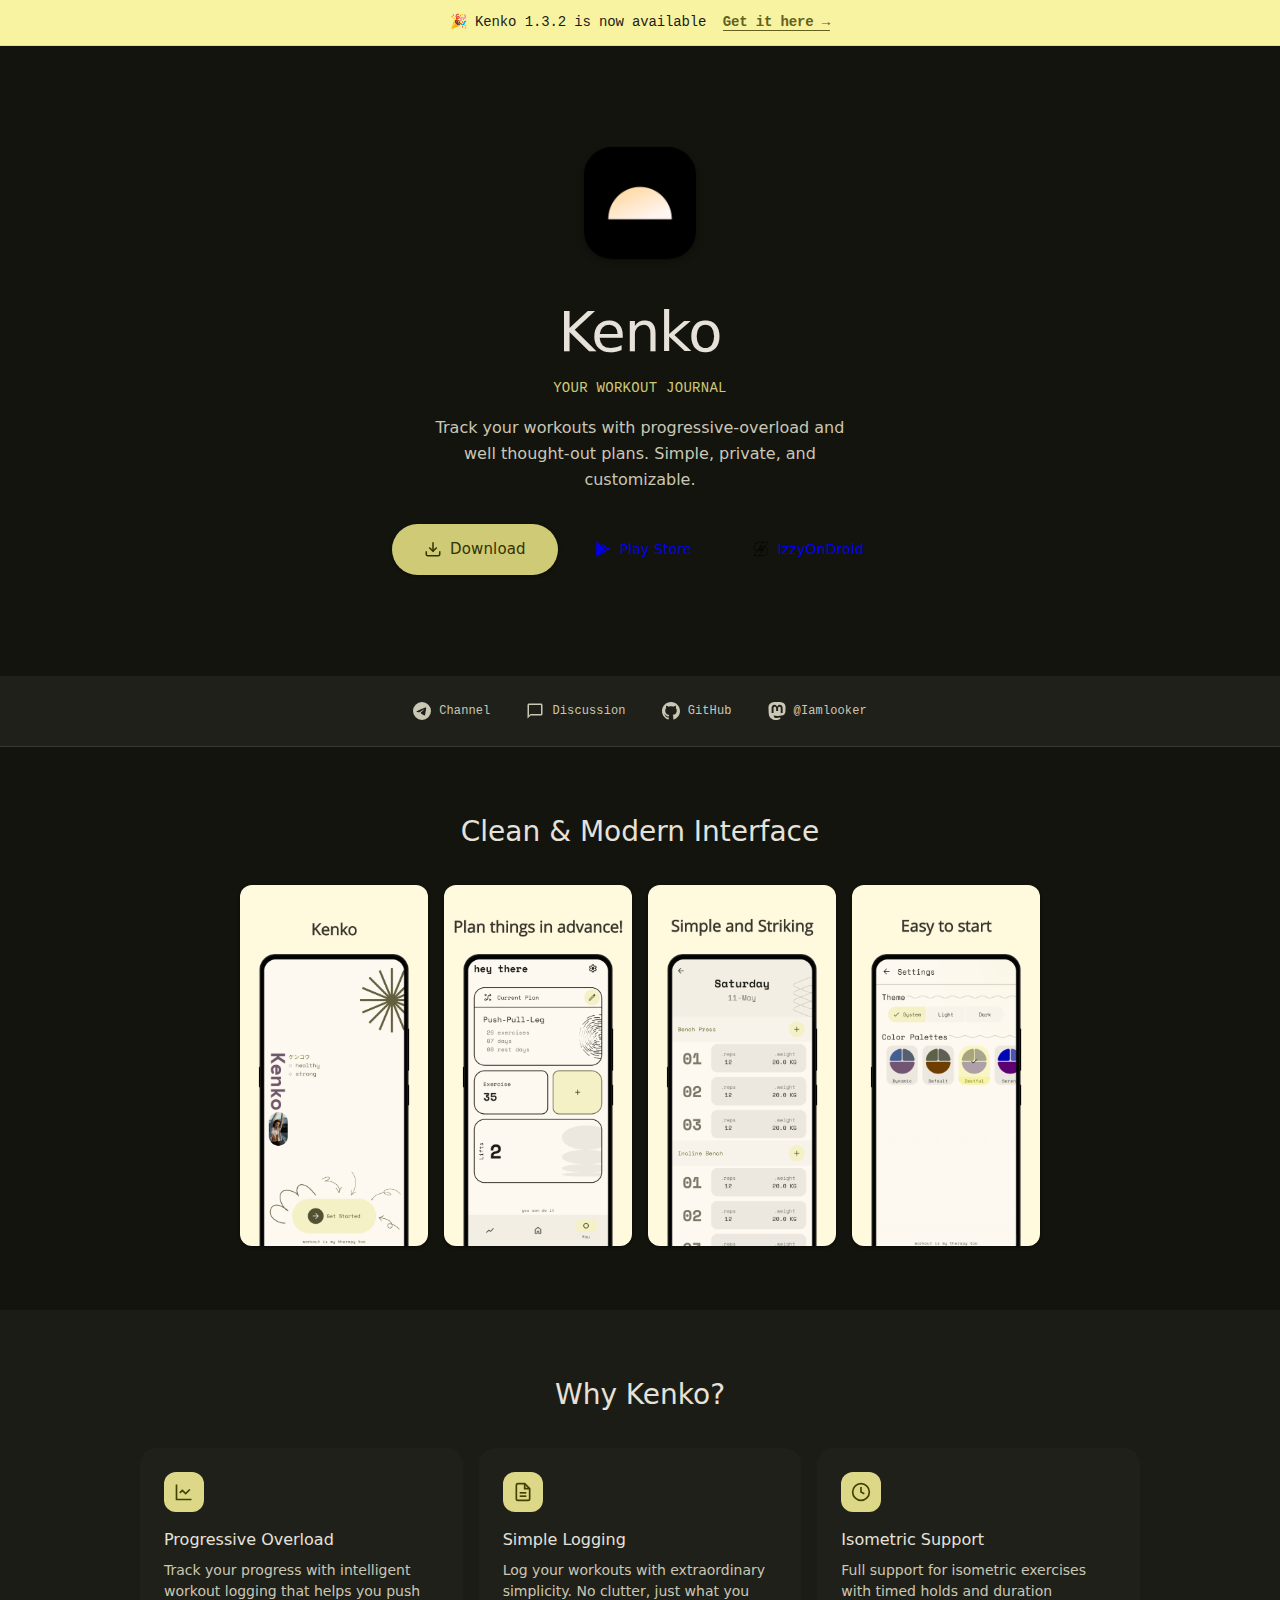
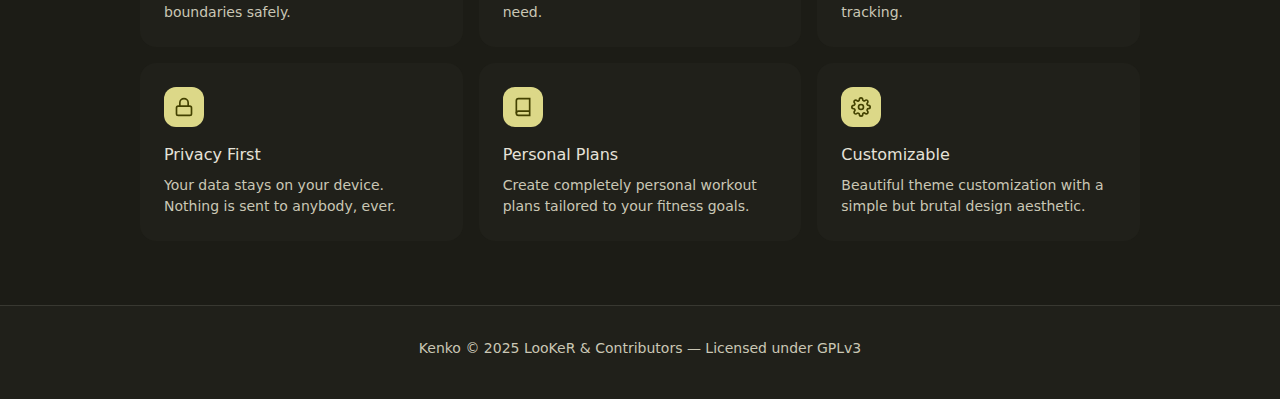
<file: index.html>
<!DOCTYPE html>
<html lang="en">

<head>
    <meta charset="UTF-8">
    <meta name="viewport" content="width=device-width, initial-scale=1.0">
    <meta name="description" content="Kenko - A workout journal with progressive-overload and well thought-out plans">
    <meta name="theme-color" content="#14140E">
    <title>Kenko - Your Workout Journal</title>
    <link rel="icon" type="image/png" href="assets/icon.png">
    <link rel="stylesheet" href="style.css">
</head>

<body>
    <!-- Update Banner -->
    <aside class="update-banner" id="update-banner">
        <span class="banner-text">
            🎉 Kenko <span id="latest-version">1.3.2</span> is now available
            <a href="https://github.com/Iamlooker/Kenko/releases/latest" id="release-link" class="banner-link" target="_blank" rel="noopener">Get
                it here →</a>
        </span>
    </aside>

    <!-- Main Content -->
    <main class="main-content" id="main-content">
        <!-- Hero Section -->
        <header class="hero">
            <div class="hero-content">
                <img src="assets/icon.png" alt="Kenko Logo" class="hero-logo">
                <h1 class="hero-title">Kenko</h1>
                <p class="hero-tagline">Your Workout Journal</p>
                <p class="hero-description">
                    Track your workouts with progressive-overload and well thought-out plans.
                    Simple, private, and customizable.
                </p>
                <div class="hero-actions">
                    <a href="https://github.com/Iamlooker/Kenko/releases/latest" class="btn btn-download" target="_blank" rel="noopener">
                        <svg class="btn-icon" viewBox="0 0 24 24" fill="none" stroke="currentColor" stroke-width="2">
                            <path d="M21 15v4a2 2 0 0 1-2 2H5a2 2 0 0 1-2-2v-4" />
                            <polyline points="7,10 12,15 17,10" />
                            <line x1="12" y1="15" x2="12" y2="3" />
                        </svg>
                        Download
                    </a>
                    <a href="https://play.google.com/store/apps/details?id=com.looker.kenko&hl=en-US" class="btn btn-store" target="_blank" rel="noopener">
                        <svg class="btn-icon" viewBox="0 0 24 24" fill="currentColor">
                            <path d="M3.609 1.814L13.792 12 3.61 22.186a.996.996 0 0 1-.61-.92V2.734a1 1 0 0 1 .609-.92zm10.89 10.893l2.302 2.302-10.937 6.333 8.635-8.635zm3.199-3.198l2.807 1.626a1 1 0 0 1 0 1.73l-2.808 1.626L15.206 12l2.492-2.491zM5.864 2.658L16.8 8.99l-2.302 2.302-8.634-8.634z"/>
                        </svg>
                        Play Store
                    </a>
                    <a href="https://apt.izzysoft.de/fdroid/index/apk/com.looker.kenko" class="btn btn-store" target="_blank" rel="noopener">
                        <img src="assets/izzyondroid.svg" alt="" class="btn-icon">
                        IzzyOnDroid
                    </a>
                </div>
            </div>
        </header>

        <!-- Quick Links (Telegram, Social) -->
        <nav class="quick-links">
            <a href="https://t.me/droidify" class="quick-link" title="Telegram Channel" target="_blank" rel="noopener">
                <svg viewBox="0 0 24 24" fill="currentColor">
                    <path
                        d="M11.944 0A12 12 0 0 0 0 12a12 12 0 0 0 12 12 12 12 0 0 0 12-12A12 12 0 0 0 12 0a12 12 0 0 0-.056 0zm4.962 7.224c.1-.002.321.023.465.14a.506.506 0 0 1 .171.325c.016.093.036.306.02.472-.18 1.898-.962 6.502-1.36 8.627-.168.9-.499 1.201-.82 1.23-.696.065-1.225-.46-1.9-.902-1.056-.693-1.653-1.124-2.678-1.8-1.185-.78-.417-1.21.258-1.91.177-.184 3.247-2.977 3.307-3.23.007-.032.014-.15-.056-.212s-.174-.041-.249-.024c-.106.024-1.793 1.14-5.061 3.345-.48.33-.913.49-1.302.48-.428-.008-1.252-.241-1.865-.44-.752-.245-1.349-.374-1.297-.789.027-.216.325-.437.893-.663 3.498-1.524 5.83-2.529 6.998-3.014 3.332-1.386 4.025-1.627 4.476-1.635z" />
                </svg>
                <span>Channel</span>
            </a>
            <a href="https://t.me/droidifyc" class="quick-link" title="Telegram Discussion" target="_blank" rel="noopener">
                <svg viewBox="0 0 24 24" fill="currentColor">
                    <path d="M20 2H4c-1.1 0-2 .9-2 2v18l4-4h14c1.1 0 2-.9 2-2V4c0-1.1-.9-2-2-2zm0 14H6l-2 2V4h16v12z" />
                </svg>
                <span>Discussion</span>
            </a>
            <a href="https://github.com/Iamlooker/Kenko" class="quick-link" title="GitHub" target="_blank" rel="noopener">
                <svg viewBox="0 0 24 24" fill="currentColor">
                    <path
                        d="M12 0c-6.626 0-12 5.373-12 12 0 5.302 3.438 9.8 8.207 11.387.599.111.793-.261.793-.577v-2.234c-3.338.726-4.033-1.416-4.033-1.416-.546-1.387-1.333-1.756-1.333-1.756-1.089-.745.083-.729.083-.729 1.205.084 1.839 1.237 1.839 1.237 1.07 1.834 2.807 1.304 3.492.997.107-.775.418-1.305.762-1.604-2.665-.305-5.467-1.334-5.467-5.931 0-1.311.469-2.381 1.236-3.221-.124-.303-.535-1.524.117-3.176 0 0 1.008-.322 3.301 1.23.957-.266 1.983-.399 3.003-.404 1.02.005 2.047.138 3.006.404 2.291-1.552 3.297-1.23 3.297-1.23.653 1.653.242 2.874.118 3.176.77.84 1.235 1.911 1.235 3.221 0 4.609-2.807 5.624-5.479 5.921.43.372.823 1.102.823 2.222v3.293c0 .319.192.694.801.576 4.765-1.589 8.199-6.086 8.199-11.386 0-6.627-5.373-12-12-12z" />
                </svg>
                <span>GitHub</span>
            </a>
            <a href="https://mastodon.social/@Iamlooker" class="quick-link" rel="me noopener" title="Mastodon" target="_blank">
                <svg viewBox="0 0 24 24" fill="currentColor">
                    <path
                        d="M23.268 5.313c-.35-2.578-2.617-4.61-5.304-5.004C17.51.242 15.792 0 11.813 0h-.03c-3.98 0-4.835.242-5.288.309C3.882.692 1.496 2.518.917 5.127.64 6.412.61 7.837.661 9.143c.074 1.874.088 3.745.26 5.611.118 1.24.325 2.47.62 3.68.55 2.237 2.777 4.098 4.96 4.857 2.336.792 4.849.923 7.256.38.265-.061.527-.132.786-.213.585-.184 1.27-.39 1.774-.753a.057.057 0 0 0 .023-.043v-1.809a.052.052 0 0 0-.02-.041.053.053 0 0 0-.046-.01 20.282 20.282 0 0 1-4.709.545c-2.73 0-3.463-1.284-3.674-1.818a5.593 5.593 0 0 1-.319-1.433.053.053 0 0 1 .066-.054c1.517.363 3.072.546 4.632.546.376 0 .75 0 1.125-.01 1.57-.044 3.224-.124 4.768-.422.038-.008.077-.015.11-.024 2.435-.464 4.753-1.92 4.989-5.604.008-.145.03-1.52.03-1.67.002-.512.167-3.63-.024-5.545zm-3.748 9.195h-2.561V8.29c0-1.309-.55-1.976-1.67-1.976-1.23 0-1.846.79-1.846 2.35v3.403h-2.546V8.663c0-1.56-.617-2.35-1.848-2.35-1.112 0-1.668.668-1.668 1.977v6.218H4.822V8.102c0-1.31.337-2.35 1.011-3.12.696-.77 1.608-1.164 2.74-1.164 1.311 0 2.302.5 2.962 1.498l.638 1.06.638-1.06c.66-.999 1.65-1.498 2.96-1.498 1.13 0 2.043.395 2.74 1.164.675.77 1.012 1.81 1.012 3.12z" />
                </svg>
                <span>@Iamlooker</span>
            </a>
        </nav>

        <!-- Screenshots Section -->
        <section class="screenshots">
            <h2 class="section-title">Clean & Modern Interface</h2>
            <div class="screenshots-grid">
                <img src="assets/screenshot-1.png" alt="Kenko Screenshot 1" loading="lazy">
                <img src="assets/screenshot-2.png" alt="Kenko Screenshot 2" loading="lazy">
                <img src="assets/screenshot-3.png" alt="Kenko Screenshot 3" loading="lazy">
                <img src="assets/screenshot-4.png" alt="Kenko Screenshot 4" loading="lazy">
            </div>
        </section>

        <!-- Features Section -->
        <section class="features">
            <h2 class="section-title">Why Kenko?</h2>
            <div class="features-grid">
                <article class="feature-card">
                    <div class="feature-icon">
                        <svg viewBox="0 0 24 24" fill="none" stroke="currentColor" stroke-width="2">
                            <path d="M3 3v18h18" />
                            <path d="m19 9-5 5-4-4-3 3" />
                        </svg>
                    </div>
                    <h3>Progressive Overload</h3>
                    <p>Track your progress with intelligent workout logging that helps you push boundaries safely.</p>
                </article>
                <article class="feature-card">
                    <div class="feature-icon">
                        <svg viewBox="0 0 24 24" fill="none" stroke="currentColor" stroke-width="2">
                            <path d="M14 2H6a2 2 0 0 0-2 2v16a2 2 0 0 0 2 2h12a2 2 0 0 0 2-2V8z" />
                            <polyline points="14 2 14 8 20 8" />
                            <line x1="16" y1="13" x2="8" y2="13" />
                            <line x1="16" y1="17" x2="8" y2="17" />
                        </svg>
                    </div>
                    <h3>Simple Logging</h3>
                    <p>Log your workouts with extraordinary simplicity. No clutter, just what you need.</p>
                </article>
                <article class="feature-card">
                    <div class="feature-icon">
                        <svg viewBox="0 0 24 24" fill="none" stroke="currentColor" stroke-width="2">
                            <circle cx="12" cy="12" r="10" />
                            <polyline points="12 6 12 12 16 14" />
                        </svg>
                    </div>
                    <h3>Isometric Support</h3>
                    <p>Full support for isometric exercises with timed holds and duration tracking.</p>
                </article>
                <article class="feature-card">
                    <div class="feature-icon">
                        <svg viewBox="0 0 24 24" fill="none" stroke="currentColor" stroke-width="2">
                            <rect x="3" y="11" width="18" height="11" rx="2" ry="2" />
                            <path d="M7 11V7a5 5 0 0 1 10 0v4" />
                        </svg>
                    </div>
                    <h3>Privacy First</h3>
                    <p>Your data stays on your device. Nothing is sent to anybody, ever.</p>
                </article>
                <article class="feature-card">
                    <div class="feature-icon">
                        <svg viewBox="0 0 24 24" fill="none" stroke="currentColor" stroke-width="2">
                            <path d="M4 19.5A2.5 2.5 0 0 1 6.5 17H20" />
                            <path d="M6.5 2H20v20H6.5A2.5 2.5 0 0 1 4 19.5v-15A2.5 2.5 0 0 1 6.5 2z" />
                        </svg>
                    </div>
                    <h3>Personal Plans</h3>
                    <p>Create completely personal workout plans tailored to your fitness goals.</p>
                </article>
                <article class="feature-card">
                    <div class="feature-icon">
                        <svg viewBox="0 0 24 24" fill="none" stroke="currentColor" stroke-width="2">
                            <circle cx="12" cy="12" r="3" />
                            <path d="M19.4 15a1.65 1.65 0 0 0 .33 1.82l.06.06a2 2 0 0 1 0 2.83 2 2 0 0 1-2.83 0l-.06-.06a1.65 1.65 0 0 0-1.82-.33 1.65 1.65 0 0 0-1 1.51V21a2 2 0 0 1-2 2 2 2 0 0 1-2-2v-.09A1.65 1.65 0 0 0 9 19.4a1.65 1.65 0 0 0-1.82.33l-.06.06a2 2 0 0 1-2.83 0 2 2 0 0 1 0-2.83l.06-.06a1.65 1.65 0 0 0 .33-1.82 1.65 1.65 0 0 0-1.51-1H3a2 2 0 0 1-2-2 2 2 0 0 1 2-2h.09A1.65 1.65 0 0 0 4.6 9a1.65 1.65 0 0 0-.33-1.82l-.06-.06a2 2 0 0 1 0-2.83 2 2 0 0 1 2.83 0l.06.06a1.65 1.65 0 0 0 1.82.33H9a1.65 1.65 0 0 0 1-1.51V3a2 2 0 0 1 2-2 2 2 0 0 1 2 2v.09a1.65 1.65 0 0 0 1 1.51 1.65 1.65 0 0 0 1.82-.33l.06-.06a2 2 0 0 1 2.83 0 2 2 0 0 1 0 2.83l-.06.06a1.65 1.65 0 0 0-.33 1.82V9a1.65 1.65 0 0 0 1.51 1H21a2 2 0 0 1 2 2 2 2 0 0 1-2 2h-.09a1.65 1.65 0 0 0-1.51 1z" />
                        </svg>
                    </div>
                    <h3>Customizable</h3>
                    <p>Beautiful theme customization with a simple but brutal design aesthetic.</p>
                </article>
            </div>
        </section>

        <!-- Footer -->
        <footer class="footer">
            <div class="footer-content">
                <p class="footer-copyright">
                    Kenko © 2025 LooKeR & Contributors — Licensed under GPLv3
                </p>
            </div>
        </footer>
    </main>

    <!-- Minimal JS for version fetching and banner visibility -->
    <script>
        (function () {
            var banner = document.getElementById('update-banner');
            var ONE_MONTH_MS = 30 * 24 * 60 * 60 * 1000;

            fetch('https://api.github.com/repos/Iamlooker/Kenko/releases/latest')
                .then(function (res) { return res.json(); })
                .then(function (data) {
                    if (data.tag_name) {
                        document.getElementById('latest-version').textContent = data.tag_name;
                    }
                    if (data.html_url) {
                        document.getElementById('release-link').href = data.html_url;
                    }
                    // Show banner only if release is within last month
                    if (data.published_at) {
                        var releaseDate = new Date(data.published_at);
                        var now = new Date();
                        if (now - releaseDate < ONE_MONTH_MS) {
                            banner.classList.add('visible');
                        }
                    }
                })
                .catch(function () { /* Keep banner hidden on error */ });
        })();
    </script>
</body>

</html>
</file>
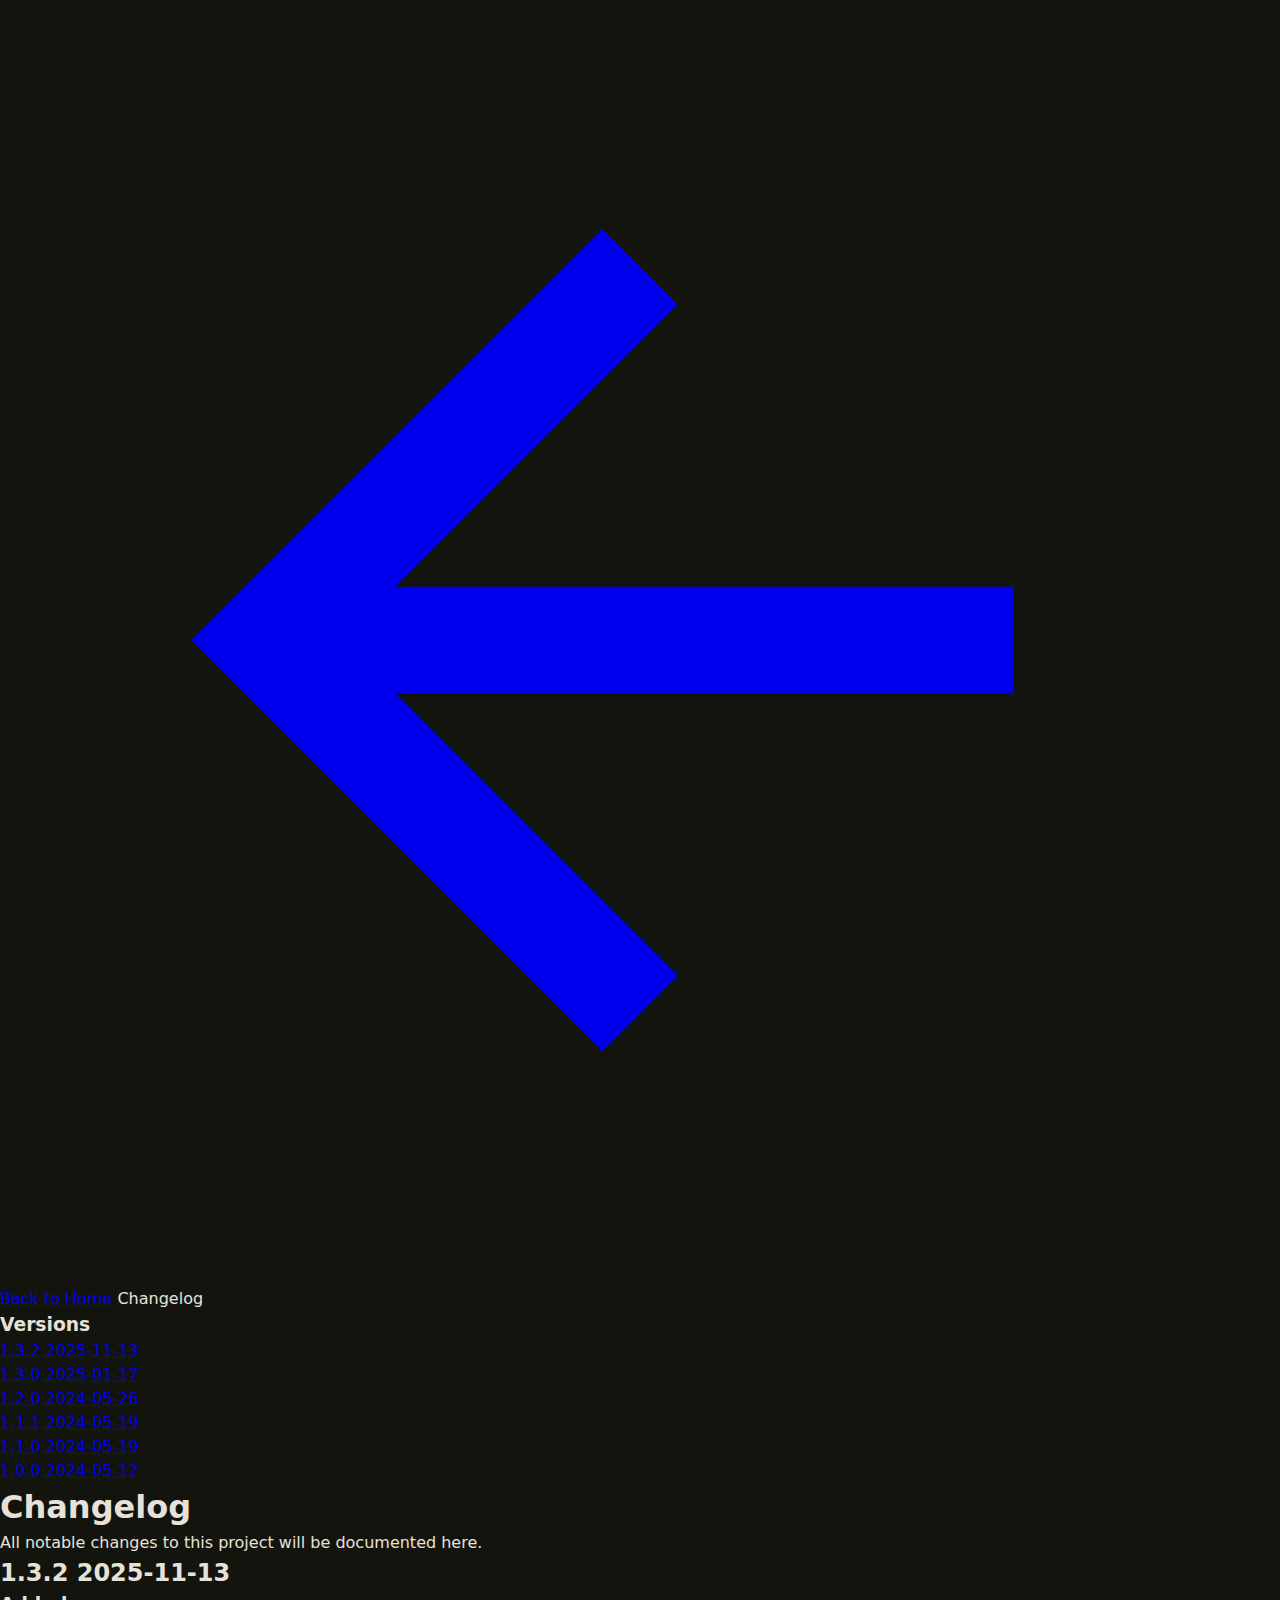
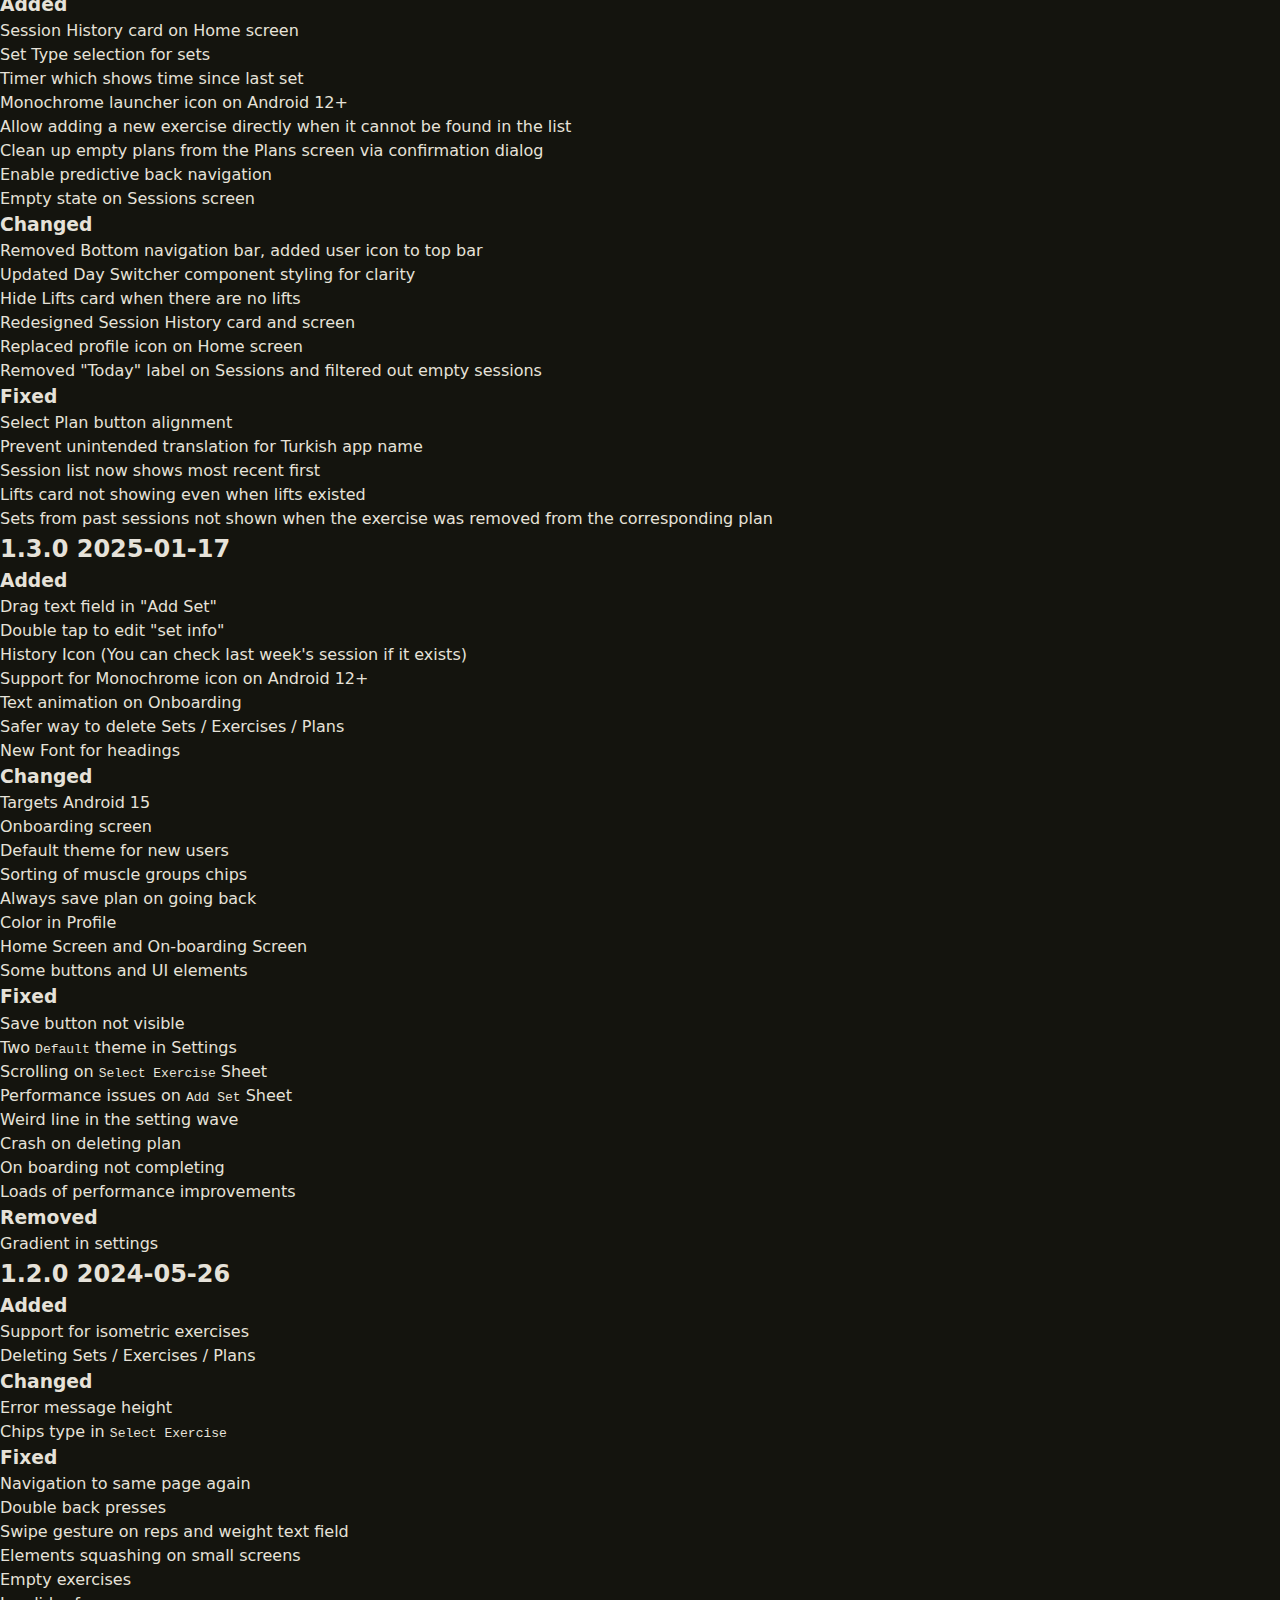
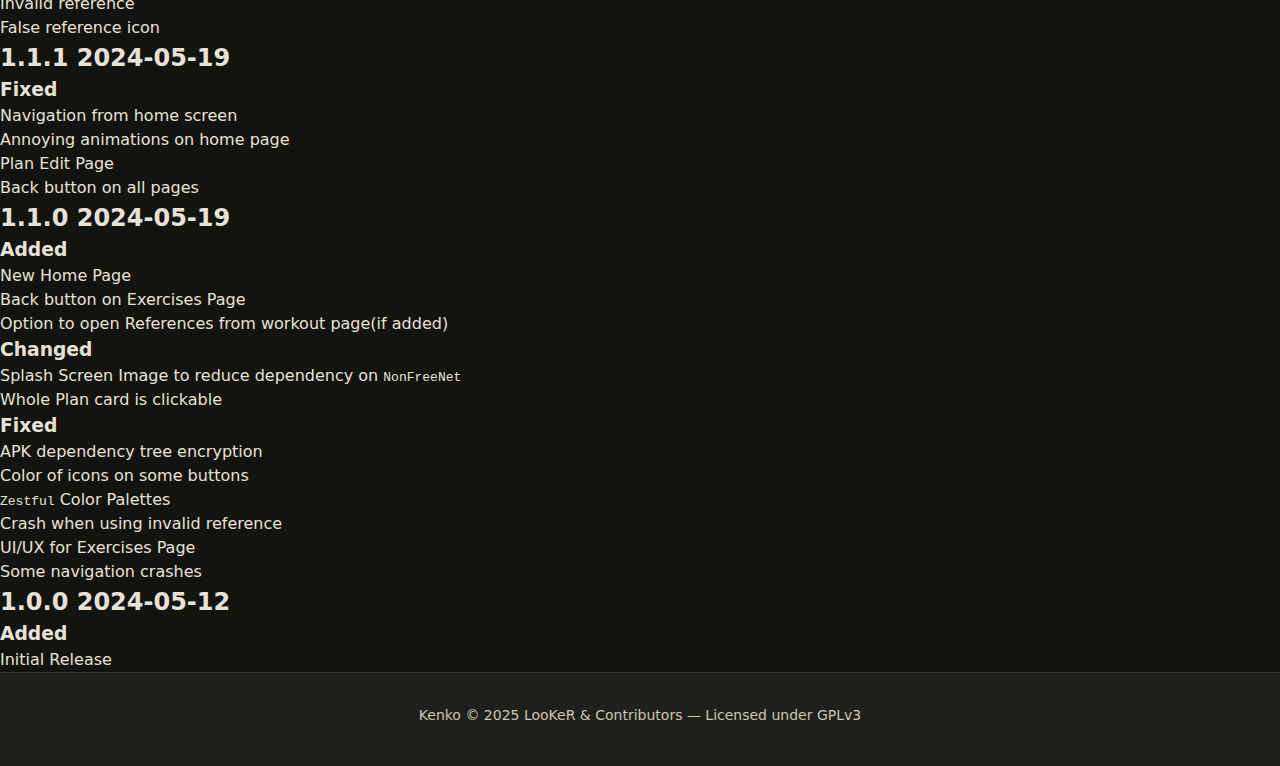
<file: changelog.html>
<!DOCTYPE html>
<html lang="en">

<head>
    <meta charset="UTF-8">
    <meta name="viewport" content="width=device-width, initial-scale=1.0">
    <meta name="description" content="Kenko Changelog - All notable changes to Kenko">
    <meta name="theme-color" content="#14140E">
    <title>Changelog - Kenko</title>
    <link rel="icon" type="image/png" href="assets/icon.png">
    <link rel="stylesheet" href="style.css">
</head>

<body>
    <!-- Top Navigation Bar -->
    <nav class="top-nav">
        <a href="index.html" class="nav-back">
            <svg viewBox="0 0 24 24" fill="none" stroke="currentColor" stroke-width="2">
                <path d="M19 12H5M12 19l-7-7 7-7"/>
            </svg>
            <span>Back to Home</span>
        </a>
        <span class="nav-title">Changelog</span>
    </nav>

    <!-- Main Content with TOC -->
    <div class="changelog-layout">
            <nav class="changelog-toc">
                <h3>Versions</h3>
                <ul>
                    <li><a href="#1.3.2"><span class="toc-version">1.3.2</span> <span class="toc-date">2025-11-13</span></a></li>
                    <li><a href="#1.3.0"><span class="toc-version">1.3.0</span> <span class="toc-date">2025-01-17</span></a></li>
                    <li><a href="#1.2.0"><span class="toc-version">1.2.0</span> <span class="toc-date">2024-05-26</span></a></li>
                    <li><a href="#1.1.1"><span class="toc-version">1.1.1</span> <span class="toc-date">2024-05-19</span></a></li>
                    <li><a href="#1.1.0"><span class="toc-version">1.1.0</span> <span class="toc-date">2024-05-19</span></a></li>
                    <li><a href="#1.0.0"><span class="toc-version">1.0.0</span> <span class="toc-date">2024-05-12</span></a></li>
                </ul>
            </nav>

        <main class="changelog-content">
            <article class="changelog">
                <header class="changelog-header">
                    <h1>Changelog</h1>
                    <p class="changelog-intro">All notable changes to this project will be documented here.</p>
                </header>

            <section class="changelog-version">
                <h2 id="1.3.2">1.3.2 <span class="version-date">2025-11-13</span></h2>
                <h3 class="change-type added">Added</h3>
                <ul>
                    <li>Session History card on Home screen</li>
                    <li>Set Type selection for sets</li>
                    <li>Timer which shows time since last set</li>
                    <li>Monochrome launcher icon on Android 12+</li>
                    <li>Allow adding a new exercise directly when it cannot be found in the list</li>
                    <li>Clean up empty plans from the Plans screen via confirmation dialog</li>
                    <li>Enable predictive back navigation</li>
                    <li>Empty state on Sessions screen</li>
                </ul>
                <h3 class="change-type changed">Changed</h3>
                <ul>
                    <li>Removed Bottom navigation bar, added user icon to top bar</li>
                    <li>Updated Day Switcher component styling for clarity</li>
                    <li>Hide Lifts card when there are no lifts</li>
                    <li>Redesigned Session History card and screen</li>
                    <li>Replaced profile icon on Home screen</li>
                    <li>Removed "Today" label on Sessions and filtered out empty sessions</li>
                </ul>
                <h3 class="change-type fixed">Fixed</h3>
                <ul>
                    <li>Select Plan button alignment</li>
                    <li>Prevent unintended translation for Turkish app name</li>
                    <li>Session list now shows most recent first</li>
                    <li>Lifts card not showing even when lifts existed</li>
                    <li>Sets from past sessions not shown when the exercise was removed from the corresponding plan</li>
                </ul>
            </section>

            <section class="changelog-version">
                <h2 id="1.3.0">1.3.0 <span class="version-date">2025-01-17</span></h2>
                <h3 class="change-type added">Added</h3>
                <ul>
                    <li>Drag text field in "Add Set"</li>
                    <li>Double tap to edit "set info"</li>
                    <li>History Icon (You can check last week's session if it exists)</li>
                    <li>Support for Monochrome icon on Android 12+</li>
                    <li>Text animation on Onboarding</li>
                    <li>Safer way to delete Sets / Exercises / Plans</li>
                    <li>New Font for headings</li>
                </ul>
                <h3 class="change-type changed">Changed</h3>
                <ul>
                    <li>Targets Android 15</li>
                    <li>Onboarding screen</li>
                    <li>Default theme for new users</li>
                    <li>Sorting of muscle groups chips</li>
                    <li>Always save plan on going back</li>
                    <li>Color in Profile</li>
                    <li>Home Screen and On-boarding Screen</li>
                    <li>Some buttons and UI elements</li>
                </ul>
                <h3 class="change-type fixed">Fixed</h3>
                <ul>
                    <li>Save button not visible</li>
                    <li>Two <code>Default</code> theme in Settings</li>
                    <li>Scrolling on <code>Select Exercise</code> Sheet</li>
                    <li>Performance issues on <code>Add Set</code> Sheet</li>
                    <li>Weird line in the setting wave</li>
                    <li>Crash on deleting plan</li>
                    <li>On boarding not completing</li>
                    <li>Loads of performance improvements</li>
                </ul>
                <h3 class="change-type removed">Removed</h3>
                <ul>
                    <li>Gradient in settings</li>
                </ul>
            </section>

            <section class="changelog-version">
                <h2 id="1.2.0">1.2.0 <span class="version-date">2024-05-26</span></h2>
                <h3 class="change-type added">Added</h3>
                <ul>
                    <li>Support for isometric exercises</li>
                    <li>Deleting Sets / Exercises / Plans</li>
                </ul>
                <h3 class="change-type changed">Changed</h3>
                <ul>
                    <li>Error message height</li>
                    <li>Chips type in <code>Select Exercise</code></li>
                </ul>
                <h3 class="change-type fixed">Fixed</h3>
                <ul>
                    <li>Navigation to same page again</li>
                    <li>Double back presses</li>
                    <li>Swipe gesture on reps and weight text field</li>
                    <li>Elements squashing on small screens</li>
                    <li>Empty exercises</li>
                    <li>Invalid reference</li>
                    <li>False reference icon</li>
                </ul>
            </section>

            <section class="changelog-version">
                <h2 id="1.1.1">1.1.1 <span class="version-date">2024-05-19</span></h2>
                <h3 class="change-type fixed">Fixed</h3>
                <ul>
                    <li>Navigation from home screen</li>
                    <li>Annoying animations on home page</li>
                    <li>Plan Edit Page</li>
                    <li>Back button on all pages</li>
                </ul>
            </section>

            <section class="changelog-version">
                <h2 id="1.1.0">1.1.0 <span class="version-date">2024-05-19</span></h2>
                <h3 class="change-type added">Added</h3>
                <ul>
                    <li>New Home Page</li>
                    <li>Back button on Exercises Page</li>
                    <li>Option to open References from workout page(if added)</li>
                </ul>
                <h3 class="change-type changed">Changed</h3>
                <ul>
                    <li>Splash Screen Image to reduce dependency on <code>NonFreeNet</code></li>
                    <li>Whole Plan card is clickable</li>
                </ul>
                <h3 class="change-type fixed">Fixed</h3>
                <ul>
                    <li>APK dependency tree encryption</li>
                    <li>Color of icons on some buttons</li>
                    <li><code>Zestful</code> Color Palettes</li>
                    <li>Crash when using invalid reference</li>
                    <li>UI/UX for Exercises Page</li>
                    <li>Some navigation crashes</li>
                </ul>
            </section>

            <section class="changelog-version">
                <h2 id="1.0.0">1.0.0 <span class="version-date">2024-05-12</span></h2>
                <h3 class="change-type added">Added</h3>
                <ul>
                    <li>Initial Release</li>
                </ul>
            </section>

            </article>
        </main>
    </div>

    <!-- Footer -->
    <footer class="footer">
        <div class="footer-content">
            <p class="footer-copyright">
                Kenko © 2025 LooKeR & Contributors — Licensed under GPLv3
            </p>
        </div>
    </footer>
</body>

</html>
</file>
<file: style.css>
/* Kenko Website Styles */
/* Material 3 Design System with Zestful theme from Colors.kt */

:root {
    /* Primary colors from Zestful Dark Theme */
    --md-primary: #CECA75;
    --md-on-primary: #333200;
    --md-primary-container: #DCD888;
    --md-on-primary-container: #434100;

    /* Secondary colors */
    --md-secondary: #CBC8A4;
    --md-on-secondary: #333214;
    --md-secondary-container: #49482C;
    --md-on-secondary-container: #E8E4BE;

    /* Tertiary colors */
    --md-tertiary: #FFE4F7;
    --md-on-tertiary: #3F293C;
    --md-tertiary-container: #D8B8D0;
    --md-on-tertiary-container: #412C3E;

    /* Error colors */
    --md-error: #FFB4AB;
    --md-on-error: #690005;
    --md-error-container: #93000A;
    --md-on-error-container: #FFDAD6;

    /* Background & Surface */
    --md-background: #14140E;
    --md-on-background: #E6E2D9;
    --md-surface: #14140E;
    --md-on-surface: #E6E2D9;
    --md-surface-dim: #14140E;
    --md-surface-bright: #3A3933;
    --md-surface-container-lowest: #0F0E09;
    --md-surface-container-low: #1C1C16;
    --md-surface-container: #20201A;
    --md-surface-container-high: #2B2A24;
    --md-surface-container-highest: #36352F;

    /* Surface variants */
    --md-surface-variant: #49473A;
    --md-on-surface-variant: #CAC7B5;

    /* Outline */
    --md-outline: #949181;
    --md-outline-variant: #49473A;

    /* Inverse */
    --md-inverse-surface: #E6E2D9;
    --md-inverse-on-surface: #31302A;
    --md-inverse-primary: #63611E;

    /* Banner */
    --banner-bg: #F7F3A1;
    --banner-text: #1C1C16;

    /* Border & Shadow */
    --border-subtle: rgba(227, 232, 218, 0.12);
    --shadow-elevation-1: 0 1px 2px rgba(0, 0, 0, 0.3), 0 1px 3px 1px rgba(0, 0, 0, 0.15);
    --shadow-elevation-2: 0 1px 2px rgba(0, 0, 0, 0.3), 0 2px 6px 2px rgba(0, 0, 0, 0.15);
    --shadow-elevation-3: 0 4px 8px 3px rgba(0, 0, 0, 0.15), 0 1px 3px rgba(0, 0, 0, 0.3);

    /* Radius - Material 3 shape scale */
    --radius-xs: 4px;
    --radius-sm: 8px;
    --radius-md: 12px;
    --radius-lg: 16px;
    --radius-xl: 28px;
    --radius-full: 9999px;

    /* Material 3 Motion */
    --motion-standard: cubic-bezier(0.2, 0.0, 0, 1.0);
    --motion-standard-decelerate: cubic-bezier(0, 0, 0, 1);
    --motion-standard-accelerate: cubic-bezier(0.3, 0, 1, 1);
    --motion-emphasized: cubic-bezier(0.2, 0.0, 0, 1.0);
    --motion-emphasized-decelerate: cubic-bezier(0.05, 0.7, 0.1, 1.0);
    --motion-emphasized-accelerate: cubic-bezier(0.3, 0.0, 0.8, 0.15);

    --duration-short1: 50ms;
    --duration-short2: 100ms;
    --duration-short3: 150ms;
    --duration-short4: 200ms;
    --duration-medium1: 250ms;
    --duration-medium2: 300ms;
    --duration-medium3: 350ms;
    --duration-medium4: 400ms;
    --duration-long1: 450ms;
    --duration-long2: 500ms;

    /* Typography - System fonts */
    --font-plain: system-ui, -apple-system, BlinkMacSystemFont, 'Segoe UI', Roboto, sans-serif;
    --font-mono: ui-monospace, 'SF Mono', 'Cascadia Code', 'Segoe UI Mono', Menlo, Monaco, Consolas, monospace;
}

/* Reset & Base */
*,
*::before,
*::after {
    box-sizing: border-box;
    margin: 0;
    padding: 0;
}

html {
    scroll-behavior: smooth;
    -webkit-font-smoothing: antialiased;
    -moz-osx-font-smoothing: grayscale;
}

body {
    font-family: var(--font-plain);
    background: var(--md-background);
    color: var(--md-on-background);
    line-height: 1.5;
    min-height: 100vh;
}

/* Update Banner */
.update-banner {
    background: var(--banner-bg);
    color: var(--banner-text);
    text-align: center;
    padding: 0.75rem 1rem;
    font-family: var(--font-mono);
    font-weight: 500;
    font-size: 0.875rem;
    letter-spacing: -0.01em;
    position: sticky;
    top: 0;
    z-index: 100;
    border-bottom: 1px solid rgba(0, 0, 0, 0.08);
}

.banner-link {
    color: var(--md-inverse-primary);
    text-decoration: none;
    margin-left: 0.5rem;
    font-weight: 600;
    transition: opacity var(--duration-short3) var(--motion-standard);
    border-bottom: 1px solid currentColor;
}

.banner-link:hover {
    opacity: 0.8;
}

.banner-link:active {
    opacity: 0.6;
}

/* Deep Link Overlay */
.deep-link-overlay {
    display: none;
    position: fixed;
    inset: 0;
    background: rgba(0, 0, 0, 0.6);
    backdrop-filter: blur(8px);
    -webkit-backdrop-filter: blur(8px);
    z-index: 200;
    align-items: center;
    justify-content: center;
    padding: 1.5rem;
}

.deep-link-overlay.visible {
    display: flex;
}

.main-content.hidden {
    display: none;
}

.deep-link-card {
    background: var(--md-surface-container-high);
    border-radius: var(--radius-xl);
    padding: 2.5rem;
    text-align: center;
    max-width: 400px;
    width: 100%;
    box-shadow: var(--shadow-elevation-3);
    animation: dialogEnter var(--duration-medium2) var(--motion-emphasized-decelerate);
}

@keyframes dialogEnter {
    from {
        opacity: 0;
        transform: scale(0.9);
    }

    to {
        opacity: 1;
        transform: scale(1);
    }
}

.deep-link-icon {
    width: 72px;
    height: 72px;
    border-radius: var(--radius-lg);
    margin-bottom: 1.5rem;
}

.deep-link-card h2 {
    font-family: var(--font-plain);
    font-weight: 500;
    font-size: 1.5rem;
    color: var(--md-on-surface);
    margin-bottom: 0.75rem;
}

.deep-link-package {
    font-family: var(--font-mono);
    color: var(--md-primary);
    font-size: 0.8rem;
    background: var(--md-surface-container);
    padding: 0.5rem 1rem;
    border-radius: var(--radius-sm);
    margin-bottom: 1.5rem;
    word-break: break-all;
}

.deep-link-actions {
    display: flex;
    flex-direction: column;
    gap: 0.5rem;
    margin-bottom: 1.5rem;
}

.deep-link-dismiss {
    color: var(--md-primary);
    text-decoration: none;
    font-size: 0.875rem;
    font-weight: 500;
    transition: opacity var(--duration-short3) var(--motion-standard);
}

.deep-link-dismiss:hover {
    opacity: 0.8;
}

/* Buttons - Material 3 Filled & Tonal */
.btn {
    display: inline-flex;
    align-items: center;
    justify-content: center;
    gap: 0.5rem;
    padding: 0.625rem 1.5rem;
    border-radius: var(--radius-full);
    font-family: var(--font-plain);
    font-weight: 500;
    font-size: 0.875rem;
    letter-spacing: 0.01em;
    text-decoration: none;
    transition:
        background var(--duration-short3) var(--motion-standard),
        box-shadow var(--duration-short3) var(--motion-standard),
        transform var(--duration-short2) var(--motion-standard);
    cursor: pointer;
    border: none;
    position: relative;
    overflow: hidden;
}

.btn::after {
    content: '';
    position: absolute;
    inset: 0;
    background: currentColor;
    opacity: 0;
    transition: opacity var(--duration-short3) var(--motion-standard);
}

.btn:hover::after {
    opacity: 0.08;
}

.btn:active::after {
    opacity: 0.12;
}

.btn:active {
    transform: scale(0.98);
}

.btn-icon {
    width: 18px;
    height: 18px;
}

.btn-primary {
    background: var(--md-primary);
    color: var(--md-on-primary);
}

.btn-secondary {
    background: var(--md-surface-container-highest);
    color: var(--md-on-surface);
}

.btn-download {
    background: var(--md-primary);
    color: var(--md-on-primary);
    padding: 0.875rem 2rem;
    font-size: 0.9375rem;
    box-shadow: var(--shadow-elevation-1);
}

.btn-download:hover {
    box-shadow: var(--shadow-elevation-2);
}

.btn-fdroid {
    background: var(--md-secondary-container);
    color: var(--md-on-secondary-container);
    padding: 0.875rem 2rem;
    font-size: 0.9375rem;
}

/* Hero Section */
.hero {
    background: var(--md-surface);
    min-height: 70vh;
    display: flex;
    align-items: center;
    justify-content: center;
    padding: 4rem 1.5rem;
    position: relative;
}

.hero-content {
    text-align: center;
    position: relative;
    z-index: 1;
    animation: contentEnter var(--duration-long1) var(--motion-emphasized-decelerate);
}

@keyframes contentEnter {
    from {
        opacity: 0;
        transform: translateY(16px);
    }

    to {
        opacity: 1;
        transform: translateY(0);
    }
}

.hero-logo {
    width: 112px;
    height: 112px;
    border-radius: var(--radius-xl);
    box-shadow: var(--shadow-elevation-2);
    margin-bottom: 1.5rem;
}

.hero-title {
    font-family: var(--font-plain);
    font-size: clamp(2.5rem, 8vw, 3.5rem);
    font-weight: 400;
    color: var(--md-on-surface);
    margin-bottom: 0.25rem;
    letter-spacing: -0.02em;
}

.hero-tagline {
    font-family: var(--font-mono);
    font-size: 0.875rem;
    color: var(--md-primary);
    font-weight: 500;
    margin-bottom: 1rem;
    letter-spacing: 0.02em;
    text-transform: uppercase;
}

.hero-description {
    max-width: 420px;
    margin: 0 auto 2rem;
    color: var(--md-on-surface-variant);
    font-size: 1rem;
    line-height: 1.6;
}

.hero-actions {
    display: flex;
    flex-wrap: wrap;
    gap: 0.75rem;
    justify-content: center;
}

/* Quick Links */
.quick-links {
    display: flex;
    justify-content: center;
    gap: 0.25rem;
    padding: 1rem;
    background: var(--md-surface-container);
    border-bottom: 1px solid var(--border-subtle);
    flex-wrap: wrap;
}

.quick-link {
    display: flex;
    align-items: center;
    gap: 0.5rem;
    padding: 0.625rem 1rem;
    border-radius: var(--radius-full);
    color: var(--md-on-surface-variant);
    text-decoration: none;
    font-family: var(--font-mono);
    font-size: 0.75rem;
    font-weight: 500;
    letter-spacing: 0.01em;
    transition:
        background var(--duration-short3) var(--motion-standard),
        color var(--duration-short3) var(--motion-standard);
}

.quick-link:hover {
    background: var(--md-surface-container-high);
    color: var(--md-on-surface);
}

.quick-link:active {
    background: var(--md-surface-container-highest);
}

.quick-link svg {
    width: 18px;
    height: 18px;
}

/* Section Styling */
.section-title {
    font-family: var(--font-plain);
    font-size: 1.75rem;
    font-weight: 400;
    text-align: center;
    margin-bottom: 2rem;
    color: var(--md-on-surface);
}

/* Screenshots */
.screenshots {
    padding: 4rem 1.5rem;
    background: var(--md-surface);
}

.screenshots-grid {
    display: grid;
    grid-template-columns: repeat(4, 1fr);
    gap: 1rem;
    max-width: 800px;
    margin: 0 auto;
}

.screenshots-grid img {
    width: 100%;
    height: auto;
    border-radius: var(--radius-md);
    box-shadow: var(--shadow-elevation-1);
}

@media (max-width: 768px) {
    .screenshots-grid {
        grid-template-columns: repeat(2, 1fr);
    }
}

/* Features */
.features {
    padding: 4rem 1.5rem;
    background: var(--md-surface-container-low);
}

.features-grid {
    display: grid;
    grid-template-columns: repeat(auto-fit, minmax(280px, 1fr));
    gap: 1rem;
    max-width: 1000px;
    margin: 0 auto;
}

.feature-card {
    background: var(--md-surface-container);
    border-radius: var(--radius-lg);
    padding: 1.5rem;
    transition: background var(--duration-short3) var(--motion-standard);
}

.feature-card:hover {
    background: var(--md-surface-container-high);
}

.feature-icon {
    width: 40px;
    height: 40px;
    background: var(--md-primary-container);
    border-radius: var(--radius-md);
    display: flex;
    align-items: center;
    justify-content: center;
    margin-bottom: 1rem;
}

.feature-icon svg {
    width: 20px;
    height: 20px;
    color: var(--md-on-primary-container);
}

.feature-card h3 {
    font-family: var(--font-plain);
    font-size: 1rem;
    font-weight: 500;
    margin-bottom: 0.5rem;
    color: var(--md-on-surface);
}

.feature-card p {
    color: var(--md-on-surface-variant);
    font-size: 0.875rem;
    line-height: 1.5;
}

/* Contribute Section */
.contribute {
    padding: 4rem 1.5rem;
    background: var(--md-surface);
}

.contribute-grid {
    display: grid;
    grid-template-columns: repeat(auto-fit, minmax(260px, 1fr));
    gap: 1rem;
    max-width: 600px;
    margin: 0 auto;
}

.contribute-card {
    background: var(--md-surface-container);
    border-radius: var(--radius-lg);
    padding: 1.5rem;
    text-align: center;
    text-decoration: none;
    color: inherit;
    transition: background var(--duration-short3) var(--motion-standard);
}

.contribute-card:hover {
    background: var(--md-surface-container-high);
}

.contribute-card svg {
    width: 32px;
    height: 32px;
    color: var(--md-tertiary);
    margin-bottom: 0.75rem;
}

.contribute-card h3 {
    font-family: var(--font-plain);
    font-size: 1rem;
    font-weight: 500;
    margin-bottom: 0.375rem;
    color: var(--md-on-surface);
}

.contribute-card p {
    color: var(--md-on-surface-variant);
    font-size: 0.8125rem;
    line-height: 1.5;
}

/* Footer */
.footer {
    background: var(--md-surface-container);
    border-top: 1px solid var(--border-subtle);
    padding: 2rem 1.5rem;
    text-align: center;
}

.footer-copyright {
    color: var(--md-on-surface-variant);
    font-size: 0.875rem;
    margin-bottom: 0.5rem;
}

.footer-signature {
    font-size: 0.75rem;
    color: var(--md-outline);
}

.footer-signature code {
    font-family: var(--font-mono);
    font-size: 0.625rem;
    background: var(--md-surface-container-high);
    padding: 0.25rem 0.5rem;
    border-radius: var(--radius-xs);
    display: inline-block;
    margin-top: 0.25rem;
    word-break: break-all;
}

/* Responsive Adjustments */
@media (max-width: 640px) {
    .hero {
        min-height: auto;
        padding: 3rem 1rem;
    }

    .hero-logo {
        width: 88px;
        height: 88px;
    }

    .hero-actions {
        flex-direction: column;
        align-items: center;
    }

    .btn-download,
    .btn-fdroid {
        width: 100%;
        max-width: 260px;
    }

    .quick-link span {
        display: none;
    }

    .quick-link {
        padding: 0.75rem;
    }

    .features,
    .contribute,
    .screenshots {
        padding: 3rem 1rem;
    }

    .deep-link-card {
        padding: 2rem 1.5rem;
    }
}

/* Accessibility */
@media (prefers-reduced-motion: reduce) {

    *,
    *::before,
    *::after {
        animation-duration: 0.01ms !important;
        animation-iteration-count: 1 !important;
        transition-duration: 0.01ms !important;
    }
}

/* Focus states - Material 3 focus ring */
a:focus-visible,
button:focus-visible {
    outline: 2px solid var(--md-primary);
    outline-offset: 2px;
}

/* Selection */
::selection {
    background: rgba(206, 202, 117, 0.3);
    color: var(--md-on-surface);
}
</file>
